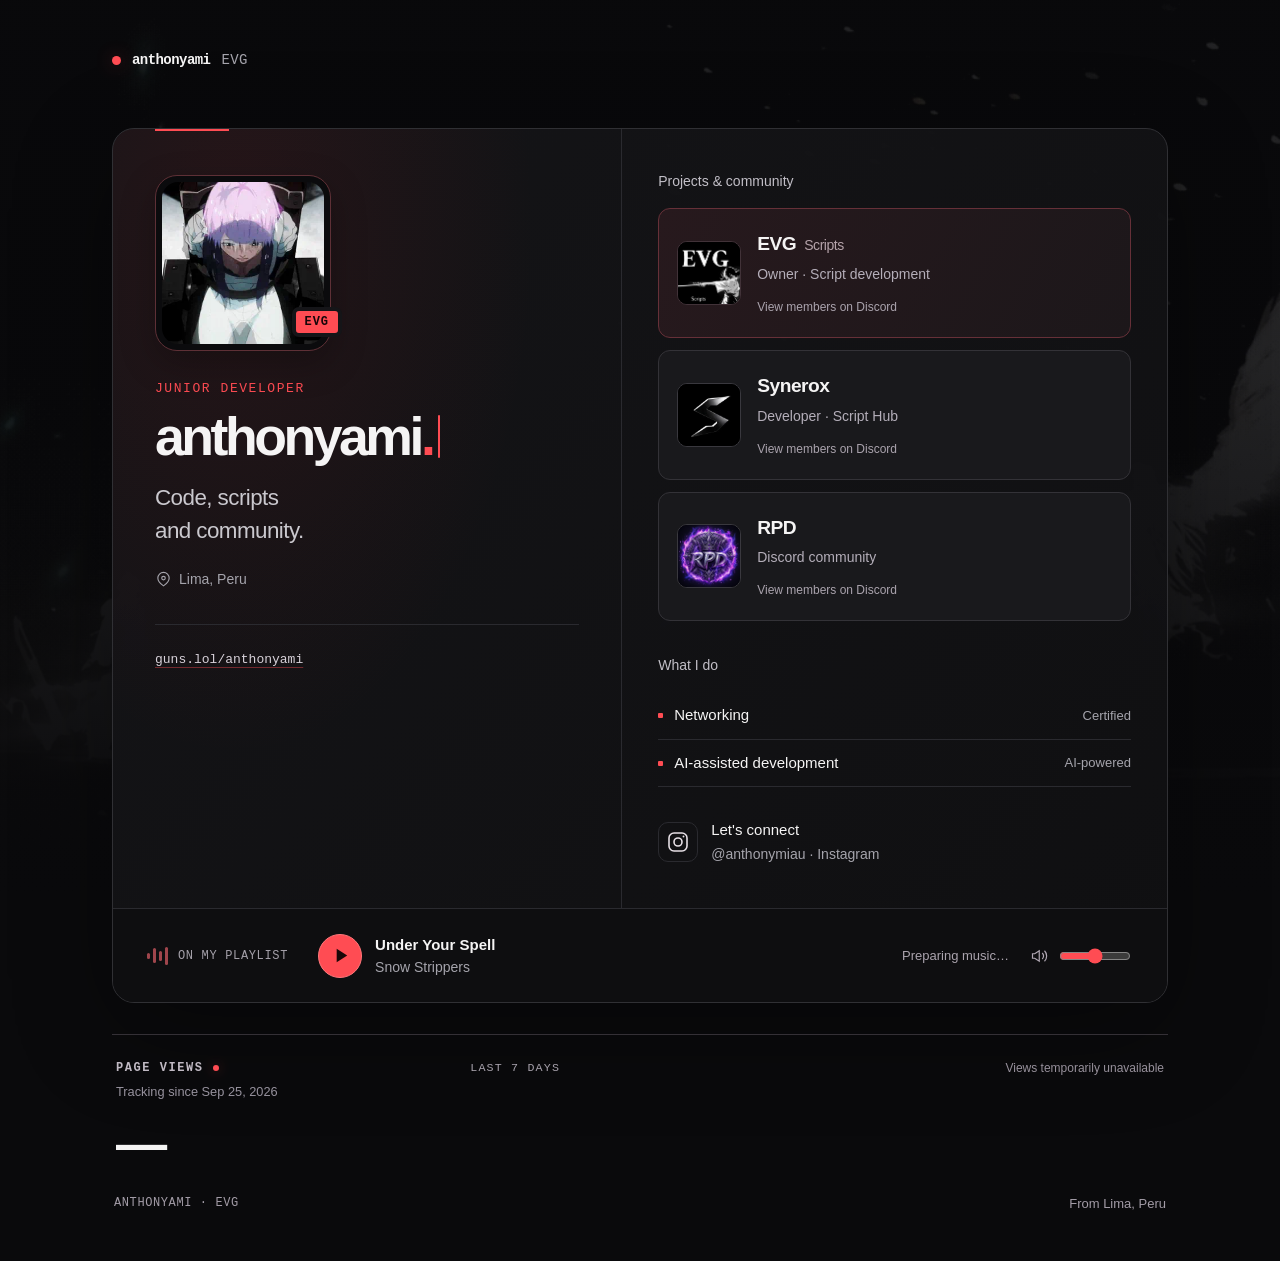
<file: index.html (2).html>
<!doctype html>
<html lang="en">
<head>
  <meta charset="utf-8">
  <meta name="viewport" content="width=device-width, initial-scale=1">
  <meta name="theme-color" content="#0a0a0c">
  <meta name="description" content="anthonyami · Junior developer, owner of EVG Scripts and developer at Synerox. Networking certified. Based in Lima, Peru.">
  <title>anthonyami · EVG</title>
  <link rel="icon" href="assets/avatar-still.webp" type="image/webp">
  <link rel="stylesheet" href="styles.css">
  <script src="app.js" defer></script>
  <script src="communities.js" defer></script>
  <script src="typewriter.js" defer></script>
  <script src="views.js" defer></script>
</head>
<body>
  <div class="backdrop" aria-hidden="true">
    <video id="backgroundVideo" muted loop playsinline preload="none" poster="assets/background.webp"></video>
  </div>
  <div class="page">
    <header class="topbar">
      <a class="wordmark" href="#profile" aria-label="anthonyami, home"><span class="brand-dot"></span>anthonyami<span class="wordmark-evg">EVG</span></a>
      <button class="motion-toggle" id="motionToggle" type="button" aria-label="Pause animations" aria-pressed="false" hidden><span class="motion-indicator" aria-hidden="true"></span><span id="motionLabel">Pause animation</span></button>
    </header>

    <main id="profile" class="profile-card">
      <section class="identity" aria-labelledby="profileName">
        <div class="avatar-frame">
          <picture>
            <source id="stillAvatarSource" media="(prefers-reduced-motion: reduce)" srcset="assets/avatar-still.webp">
            <img id="avatar" src="assets/avatar.webp" width="176" height="176" alt="anthonyami avatar" fetchpriority="high">
          </picture>
          <span class="avatar-badge" aria-hidden="true">EVG</span>
        </div>
        <p class="eyebrow">JUNIOR DEVELOPER</p>
        <h1 id="profileName"><span class="sr-only">anthonyami</span><span class="typewriter" id="nameTypewriter" aria-hidden="true"><span class="typewriter-reserve">anthonyami<span class="name-dot">.</span></span><span class="typewriter-output"><span id="typedName">anthonyami</span><span class="name-dot" id="typedDot">.</span><span class="typewriter-cursor"></span></span></span></h1>
        <p class="intro">Code, scripts<br> and community.</p>
        <p class="location"><svg viewBox="0 0 24 24" fill="none" stroke="currentColor" stroke-width="1.6" aria-hidden="true"><path d="M20 10c0 6-8 11-8 11S4 16 4 10a8 8 0 1 1 16 0Z"/><circle cx="12" cy="10" r="2.5"/></svg>Lima, Peru</p>
        <div class="website-slot"><a class="website-link" href="https://guns.lol/anthonyami" target="_blank" rel="noopener noreferrer" aria-label="Visit guns.lol/anthonyami (opens in a new tab)">guns.lol/anthonyami</a></div>
      </section>

      <div class="details">
        <section aria-labelledby="projectsHeading">
          <div class="section-heading"><h2 id="projectsHeading">Projects & community</h2></div>
          <a class="project project-primary" href="https://discord.gg/EcHFD6QDCz" target="_blank" rel="noopener noreferrer" aria-label="EVG Scripts, open the Discord community (new tab)" aria-describedby="evgCounts">
            <span class="project-icon" aria-hidden="true"><img src="assets/evg-logo.gif" alt="" width="64" height="64" decoding="async"></span>
            <span class="project-copy"><span class="project-title">EVG<span>Scripts</span></span><span class="project-role">Owner · Script development</span><span class="community-counts" id="evgCounts" aria-live="polite">Members on Discord</span></span>
          </a>
          <a class="project" href="https://discord.gg/bB8GgTz5gU" target="_blank" rel="noopener noreferrer" aria-label="Synerox Script Hub, open Discord (new tab)" aria-describedby="syneroxCounts">
            <span class="project-icon" aria-hidden="true"><img src="assets/synerox-logo.webp" alt="" width="64" height="64" decoding="async"></span>
            <span class="project-copy"><span class="project-title">Synerox</span><span class="project-role">Developer · Script Hub</span><span class="community-counts" id="syneroxCounts" aria-live="polite">Members on Discord</span></span>
          </a>
          <a class="project project-rpd" href="https://discord.gg/825AdXYerW" target="_blank" rel="noopener noreferrer" aria-label="RPD, open the Discord community (new tab)" aria-describedby="rpdCounts">
            <span class="project-icon" aria-hidden="true"><img src="assets/rpd-logo.png" alt="" width="64" height="64" decoding="async"></span>
            <span class="project-copy"><span class="project-title">RPD</span><span class="project-role">Discord community</span><span class="community-counts" id="rpdCounts" aria-live="polite">Members on Discord</span></span>
          </a>
        </section>

        <section class="skills-section" aria-labelledby="skillsHeading">
          <div class="section-heading"><h2 id="skillsHeading">What I do</h2></div>
          <ul class="skills">
            <li><span class="skill-dot" aria-hidden="true"></span><span>Networking</span><span class="skill-note">Certified</span></li>
            <li><span class="skill-dot" aria-hidden="true"></span><span>AI-assisted development</span><span class="skill-note">AI-powered</span></li>
          </ul>
        </section>

        <a class="social-link" href="https://www.instagram.com/anthonymiau/" target="_blank" rel="noopener noreferrer" aria-label="anthonymiau on Instagram (new tab)">
          <span class="social-icon" aria-hidden="true"><svg viewBox="0 0 24 24" fill="none" stroke="currentColor" stroke-width="1.6"><rect x="3" y="3" width="18" height="18" rx="5"/><circle cx="12" cy="12" r="4"/><circle cx="17.5" cy="6.5" r=".9" fill="currentColor" stroke="none"/></svg></span>
          <span><span class="social-title">Let's connect</span><span class="social-handle">@anthonymiau · Instagram</span></span>
        </a>
      </div>

      <section class="music-player" aria-label="Music player">
        <div class="music-caption"><span class="music-wave" id="musicWave" aria-hidden="true"><i></i><i></i><i></i><i></i></span><span>ON MY PLAYLIST</span></div>
        <div class="track-group">
          <button class="play-button" id="playButton" type="button" aria-label="Play Under Your Spell" aria-pressed="false" disabled>
            <svg id="playIcon" viewBox="0 0 24 24" fill="currentColor" aria-hidden="true"><path d="M8 5v14l11-7Z"/></svg>
            <svg id="pauseIcon" viewBox="0 0 24 24" fill="currentColor" aria-hidden="true" hidden><path d="M6 5h4v14H6zm8 0h4v14h-4z"/></svg>
          </button>
          <div class="track-info"><h2>Under Your Spell</h2><p>Snow Strippers</p></div>
        </div>
        <div class="music-end"><span class="play-status" id="playStatus" role="status" aria-live="polite">Preparing music…</span><label class="volume"><svg viewBox="0 0 24 24" fill="none" stroke="currentColor" stroke-width="1.6" aria-hidden="true"><path d="m11 5-6 4H2v6h3l6 4ZM15 8a6 6 0 0 1 0 8m3-11a10 10 0 0 1 0 14"/></svg><span class="sr-only">Music volume</span><input id="volume" type="range" min="0" max="100" value="50" aria-valuetext="50%"></label></div>
        <audio id="audio" src="assets/track.mp3" preload="metadata" loop></audio>
        <noscript><p>Enable JavaScript to use the controls, or <a href="assets/track.mp3">listen to the song here</a>.</p></noscript>
      </section>
    </main>
    <section class="views-panel" aria-labelledby="viewsHeading">
      <div class="views-summary">
        <div>
          <h2 id="viewsHeading">PAGE VIEWS <span class="views-live-dot" aria-hidden="true"></span></h2>
          <p class="views-since">Tracking since Sep 25, 2026</p>
        </div>
        <p class="views-total" id="viewsTotal" aria-live="polite">—</p>
      </div>
      <div class="views-history">
        <div class="views-history-heading"><span>LAST 7 DAYS</span><span id="viewsStatus" role="status" aria-live="polite">Loading views…</span></div>
        <ol class="views-chart" id="viewsChart" aria-label="Daily page views over the last seven days"></ol>
      </div>
      <noscript><p class="views-unavailable">Enable JavaScript to see the view counter.</p></noscript>
    </section>
    <footer class="footer"><span>ANTHONYAMI · EVG</span><span>From Lima, Peru</span></footer>
  </div>
</body>
</html>
</file>
<file: styles.css>
:root{color-scheme:dark;--bg:#0a0a0c;--panel:#111113;--border:#2a2a2f;--text:#f5f4f4;--muted:#a5a4ac;--red:#ff4c53;--mono:ui-monospace,SFMono-Regular,Consolas,"Liberation Mono",monospace;--sans:Inter,"Segoe UI",Arial,sans-serif}
*{box-sizing:border-box}html{scroll-behavior:smooth}body{margin:0;background:var(--bg);color:var(--text);font-family:var(--sans);font-size:1rem;line-height:1.5;min-width:280px}button,input,a{-webkit-tap-highlight-color:transparent}button,input{font:inherit}a{color:inherit;text-decoration:none}button{cursor:pointer}button:disabled{cursor:wait}button:focus-visible,a:focus-visible,input:focus-visible{outline:2px solid var(--red);outline-offset:6px}svg{width:24px;height:24px;display:block;flex-shrink:0}[hidden]{display:none!important}.sr-only{position:absolute;width:1px;height:1px;padding:0;margin:-1px;overflow:hidden;clip:rect(0,0,0,0);white-space:nowrap;border:0}
.backdrop{position:fixed;inset:0;z-index:-1;overflow:hidden;background:#0a0a0c}.backdrop video{width:100%;height:100%;object-fit:cover;opacity:.16;filter:saturate(.7)}.backdrop:after{content:"";position:absolute;inset:0;background:linear-gradient(180deg,rgba(10,10,12,.4),rgba(10,10,12,.35) 40%,#0a0a0c 100%)}.page{max-width:1136px;margin:0 auto;padding:38px 40px 26px}.topbar{display:flex;align-items:center;justify-content:space-between;gap:24px;margin-bottom:46px}.wordmark{display:inline-flex;align-items:center;gap:11px;font:600 .875rem var(--mono);letter-spacing:-.04em;min-height:44px}.brand-dot{height:9px;width:9px;background:var(--red);border-radius:50%;box-shadow:0 0 18px #ff4c5350}.wordmark-slash{color:#686870;margin:0 4px}.wordmark-evg{color:var(--muted);font-weight:400;letter-spacing:.03em}.motion-toggle{color:var(--muted);display:flex;align-items:center;gap:9px;border:1px solid var(--border);border-radius:100px;padding:10px 14px;background:#101012a6;font-size:.875rem;min-height:44px;transition:color .2s,border-color .2s}.motion-toggle:hover{color:var(--text);border-color:#64646c}.motion-indicator{width:6px;height:6px;border-radius:50%;background:var(--red)}.motion-paused .motion-indicator{background:var(--muted)}
.profile-card{display:grid;grid-template-columns:1fr 1.07fr;border:1px solid #303034;background:linear-gradient(135deg,#151518f5,#101012f5);border-radius:22px;box-shadow:0 28px 100px #0005;overflow:hidden}.identity{padding:46px 42px 36px;position:relative;border-right:1px solid var(--border);background:radial-gradient(ellipse at 24% 13%,#a6202720,transparent 55%)}.identity:before{content:"";position:absolute;left:42px;top:0;width:74px;height:2px;background:var(--red)}.avatar-frame{position:relative;width:176px;height:176px;margin-bottom:30px;padding:6px;border:1px solid #5e3036;border-radius:22px;background:#0b0b0d;box-shadow:0 12px 35px #0004}.avatar-frame img{display:block;width:100%;height:100%;object-fit:cover;border-radius:16px}.avatar-badge{position:absolute;right:-12px;bottom:13px;background:var(--red);border:4px solid #151518;color:#160609;font:800 .75rem var(--mono);letter-spacing:.08em;padding:4px 9px;border-radius:7px}.eyebrow{font:500 .8125rem var(--mono);letter-spacing:.12em;color:var(--red);display:flex;align-items:center;gap:9px;margin:0 0 12px}.eyebrow>span{width:16px;height:1px;background:var(--red)}h1{font-size:clamp(2.25rem,4.3vw,3.35rem);line-height:1.05;letter-spacing:-.065em;font-weight:750;margin:0 0 18px}.name-dot{color:var(--red)}.intro{font-size:1.4rem;font-weight:400;line-height:1.45;letter-spacing:-.025em;margin:0 0 22px;color:#cac8ce}.location{display:flex;align-items:center;gap:7px;font-size:.875rem;color:var(--muted);margin:0}.location svg{width:17px;height:17px}blockquote{font:.8125rem/1.8 var(--mono);color:#aaa5ad;margin:34px 0 0;padding-top:23px;border-top:1px solid var(--border)}blockquote>span{color:var(--red);margin-left:7px}
.details{padding:42px 36px 35px;display:flex;flex-direction:column}.section-heading{display:flex;align-items:center;justify-content:space-between;gap:12px;margin-bottom:16px}.section-heading h2{font-size:.875rem;font-weight:500;margin:0;color:#c2bfc7}.section-heading>span{font:.75rem var(--mono);color:#99929e}.project{display:flex;align-items:center;gap:16px;padding:21px 18px;background:#19191c;border:1px solid #333237;border-radius:12px;margin-bottom:12px;min-height:100px;transition:background .2s,border-color .2s,transform .2s}.project:hover{border-color:#6c5156;background:#211b1f;transform:translateY(-2px)}.project-primary{background:linear-gradient(120deg,#27191d,#1c171a);border-color:#663038}.project-primary:hover{border-color:var(--red);background:#2e1b20}.project-icon{width:44px;height:44px;display:grid;place-items:center;border:1px solid #413238;border-radius:10px;color:var(--red);flex-shrink:0}.project:not(.project-primary) .project-icon{border-color:#39383e;color:#bcb6c3}.project-copy{display:flex;flex-direction:column;gap:5px;min-width:0}.project-title{font-size:1.2rem;font-weight:650;letter-spacing:-.025em}.project-title>span{font-size:.875rem;font-weight:400;margin-left:8px;color:#b5a3aa}.project-role{font-size:.875rem;color:#b4aeb9;line-height:1.5}.out-arrow{font-size:1.5rem;color:#b9a9b0;margin-left:auto;line-height:1;flex-shrink:0;transition:transform .2s,color .2s}.project:hover .out-arrow,.social-link:hover .out-arrow{color:var(--red);transform:translate(2px,-2px)}.skills-section{margin-top:22px}.skills{padding:0;margin:0;list-style:none}.skills li{display:flex;align-items:center;gap:10px;border-bottom:1px solid var(--border);padding:12px 0;font-size:.9375rem}.skill-dot{height:5px;width:5px;border-radius:1px;background:var(--red);margin-right:1px;flex-shrink:0}.skill-note{margin-left:auto;color:var(--muted);font-size:.8125rem}.social-link{display:flex;align-items:center;gap:13px;padding:23px 0 0;margin-top:auto;min-height:86px}.social-icon{display:grid;place-items:center;width:40px;height:40px;border-radius:10px;border:1px solid var(--border);color:#e7e0e6;flex-shrink:0}.social-link>span:nth-child(2){display:flex;flex-direction:column;gap:3px}.social-title{font-size:.9375rem;font-weight:500}.social-handle{font-size:.875rem;color:var(--muted)}
.music-player{grid-column:1/-1;border-top:1px solid var(--border);background:#0e0e10;display:flex;align-items:center;gap:30px;padding:22px 34px;min-height:94px;flex-wrap:wrap}.music-caption{display:flex;align-items:center;gap:10px;flex-shrink:0;color:#a4a0a9;font:.75rem var(--mono);letter-spacing:.055em}.music-wave{height:20px;display:flex;align-items:center;gap:3px}.music-wave i{width:3px;background:#9f454c;height:6px;border-radius:2px}.music-wave i:nth-child(2){height:15px}.music-wave i:nth-child(3){height:10px}.music-wave i:nth-child(4){height:18px}.music-wave.playing i{background:var(--red);animation:wave 1s ease-in-out infinite alternate}.music-wave.playing i:nth-child(2){animation-delay:-.3s}.music-wave.playing i:nth-child(3){animation-delay:-.6s}.music-wave.playing i:nth-child(4){animation-delay:-.9s}@keyframes wave{from{transform:scaleY(.4)}to{transform:scaleY(1)}}.track-group{display:flex;align-items:center;gap:13px;min-width:0}.play-button{border:1px solid #ff777b;background:var(--red);color:#190708;width:44px;height:44px;border-radius:50%;display:grid;place-items:center;flex-shrink:0;transition:background .2s,transform .2s}.play-button:hover{background:#ff767b;transform:scale(1.04)}.play-button[aria-busy="true"]{opacity:.7}.play-button svg{width:23px;height:23px}.track-info h2{font-size:.9375rem;line-height:1.4;font-weight:600;margin:0 0 2px}.track-info p{font-size:.875rem;color:var(--muted);margin:0}.music-end{display:flex;align-items:center;justify-content:flex-end;gap:22px;flex:1;min-width:190px}.play-status{font-size:.8125rem;color:#aaa3ad;max-width:230px}.volume{display:flex;align-items:center;gap:8px}.volume svg{width:18px;height:18px;color:#b0a7b3}.volume input{width:72px;min-height:32px;accent-color:var(--red);cursor:pointer}.music-player noscript{font-size:.875rem;width:100%}.music-player noscript a{text-decoration:underline}.footer{display:flex;justify-content:space-between;align-items:center;gap:20px;font:.75rem var(--mono);color:#a39ca7;letter-spacing:.05em;padding:24px 2px}.footer-separator{padding:0 7px;color:#796873}.footer>span:last-child{font-family:var(--sans);font-size:.8125rem;letter-spacing:0}.footer>span:last-child>span{color:var(--red);margin-left:8px}
@media(min-width:1500px){.page{padding-top:64px}.topbar{margin-bottom:56px}.identity{padding-top:52px;padding-bottom:42px}.details{padding-top:48px}}
@media(max-width:940px){.page{padding:24px}.topbar{margin-bottom:28px}.identity{padding:36px 28px}.identity:before{left:28px}.details{padding:34px 26px}.project{gap:12px;padding:18px 14px}.project-icon{width:38px;height:38px}.project-role{font-size:.8125rem}.music-player{gap:20px;padding:20px 26px}.music-caption{display:none}.music-end{gap:16px}}
@media(max-width:700px){.page{max-width:520px;padding:18px 16px}.topbar{gap:12px;margin-bottom:20px}.wordmark{gap:7px}.motion-toggle{padding:10px;font-size:.8125rem;gap:6px}.wordmark-slash{margin:0}.profile-card{grid-template-columns:1fr;border-radius:18px}.identity{border-right:0;border-bottom:1px solid var(--border);padding:30px 26px}.identity:before{left:26px}.avatar-frame{width:132px;height:132px;margin-bottom:25px;border-radius:18px}.avatar-frame img{border-radius:12px}h1{font-size:clamp(2.25rem,9vw,3.25rem);margin-bottom:12px}.intro{font-size:1.2rem;margin-bottom:17px}.intro br{display:none}.intro br:after{content:" "}blockquote{margin-top:24px;padding-top:18px}.details{padding:26px}.project{padding:18px 14px;min-height:94px}.project-role{font-size:.875rem}.skills-section{margin-top:17px}.social-link{margin-top:10px}.music-player{padding:22px 26px;gap:15px}.track-group{flex:1;min-width:210px}.music-end{justify-content:space-between;width:100%;flex:auto;min-width:0;padding-left:57px;gap:12px}.play-status{font-size:.75rem}.volume input{width:64px}.footer{font-size:.6875rem;gap:8px;letter-spacing:0}.footer>span:last-child{font-size:.75rem}}
@media(max-width:360px){.page{padding:12px}.motion-toggle{border:0;padding:10px 0}.motion-toggle span:last-child{max-width:75px;line-height:1.3}.wordmark{font-size:.8125rem}.identity,.details{padding:24px 20px}.project{gap:10px;padding:16px 11px}.project-icon{width:32px;height:36px}.project-icon svg{width:20px;height:20px}.project-title{font-size:1.125rem}.project-role{font-size:.8125rem}.social-handle{font-size:.8125rem}.music-player{padding:20px}.music-end{padding-left:0}.skill-note{font-size:.75rem}.skills li{font-size:.875rem}}
@media(prefers-reduced-motion:reduce){html{scroll-behavior:auto}*,*:before,*:after{animation:none!important;transition:none!important}.project:hover,.play-button:hover{transform:none}.backdrop video{filter:none}}
.motion-paused .music-wave i{animation:none}
.website-slot{font:.8125rem/1.8 var(--mono);color:#aaa5ad;margin:34px 0 0;padding-top:23px;border-top:1px solid var(--border)}.website-link{display:inline-block;overflow-wrap:anywhere;color:#d8d2da;text-decoration:underline;text-decoration-color:#ff4c5366;text-underline-offset:4px;transition:color .2s,text-decoration-color .2s}.website-link:hover{color:var(--text);text-decoration-color:var(--red)}
.typewriter{display:inline-grid;vertical-align:top;white-space:nowrap}.typewriter-reserve,.typewriter-output{grid-area:1/1}.typewriter-reserve{visibility:hidden;pointer-events:none;user-select:none}.typewriter-output{position:relative;justify-self:start}.typewriter-cursor{display:none;position:absolute;right:-.15em;top:.13em;width:.045em;height:.8em;background:var(--red);border-radius:1px}.typewriter-active .typewriter-cursor{display:block;animation:typewriter-blink 1s steps(2,end) infinite}@keyframes typewriter-blink{0%,100%{opacity:1}50%{opacity:0}}@media(prefers-reduced-motion:reduce){.typewriter-cursor{display:none!important}}.motion-paused .typewriter-cursor{display:none}
.community-counts{display:flex;align-items:center;gap:6px 12px;flex-wrap:wrap;margin-top:8px;font-size:.8125rem;line-height:1.5;color:#bab5c0}.community-counts>span{display:inline-flex;align-items:center;gap:6px}.community-counts .online-dot{width:6px;height:6px;border-radius:50%;background:#57d997;flex-shrink:0}.community-counts .member-dot{width:6px;height:6px;border-radius:50%;background:#9e98a5;flex-shrink:0}.community-counts[data-state="unavailable"]{color:#aaa3ad;font-size:.75rem}.project-copy{flex:1}.project-title{overflow-wrap:anywhere}.project-role{overflow-wrap:anywhere}

.project-icon{width:64px;height:64px;overflow:hidden;background:#000}
.project-icon img{display:block;width:100%;height:100%;object-fit:cover}
@media(max-width:940px){.project-icon{width:56px;height:56px}}
@media(max-width:360px){.project-icon{width:46px;height:46px}}
.views-panel{display:grid;grid-template-columns:minmax(170px,.9fr) minmax(0,2fr);gap:42px;margin-top:31px;padding:26px 4px 3px;border-top:1px solid #343036}.views-summary{display:flex;flex-direction:column;justify-content:space-between;gap:16px}.views-summary h2{display:flex;align-items:center;gap:9px;color:#c1bac4;font:600 .75rem var(--mono);letter-spacing:.13em;margin:0 0 7px}.views-live-dot{width:6px;height:6px;border-radius:50%;background:var(--red);box-shadow:0 0 12px #ff4c5355}.views-since{color:#96919d;font-size:.8rem;margin:0}.views-total{color:var(--text);font-size:clamp(2rem,4vw,3.25rem);font-weight:700;line-height:1;letter-spacing:-.055em;margin:0;font-variant-numeric:tabular-nums}.views-history{min-width:0}.views-history-heading{display:flex;align-items:center;justify-content:space-between;gap:12px;color:#a7a1ab;font:.73rem var(--mono);letter-spacing:.1em}.views-history-heading #viewsStatus{font:400 .75rem var(--sans);letter-spacing:0;text-align:right;color:#97909b}.views-chart{display:grid;grid-template-columns:repeat(7,minmax(0,1fr));align-items:end;gap:12px;list-style:none;padding:0;margin:15px 0 0;min-height:126px}.views-chart li{display:flex;flex-direction:column;align-items:center;min-width:0;color:#aaa3ad;font:.7rem var(--mono);font-variant-numeric:tabular-nums}.views-bar-value{height:20px;color:#cbc5cf}.views-bar-track{display:flex;align-items:flex-end;width:100%;height:84px;background:#ffffff09;border-radius:4px 4px 2px 2px;overflow:hidden}.views-bar{display:block;width:100%;background:linear-gradient(180deg,#ff6065,#a72834);border-radius:4px 4px 2px 2px}.views-chart li:last-child .views-bar{background:linear-gradient(180deg,#ff8689,#da3946)}.views-bar-label{padding-top:8px;color:#96909b;text-transform:uppercase}.views-unavailable{color:var(--muted);font-size:.875rem}.views-chart:empty{min-height:0}
@media(max-width:700px){.views-panel{grid-template-columns:1fr;gap:25px;margin-top:22px;padding:21px 2px 0}.views-summary{flex-direction:row;align-items:end;gap:12px}.views-total{font-size:2.6rem}.views-chart{gap:7px}.views-bar-track{height:76px}.website-slot{margin-top:24px;padding-top:18px}}
</file>
